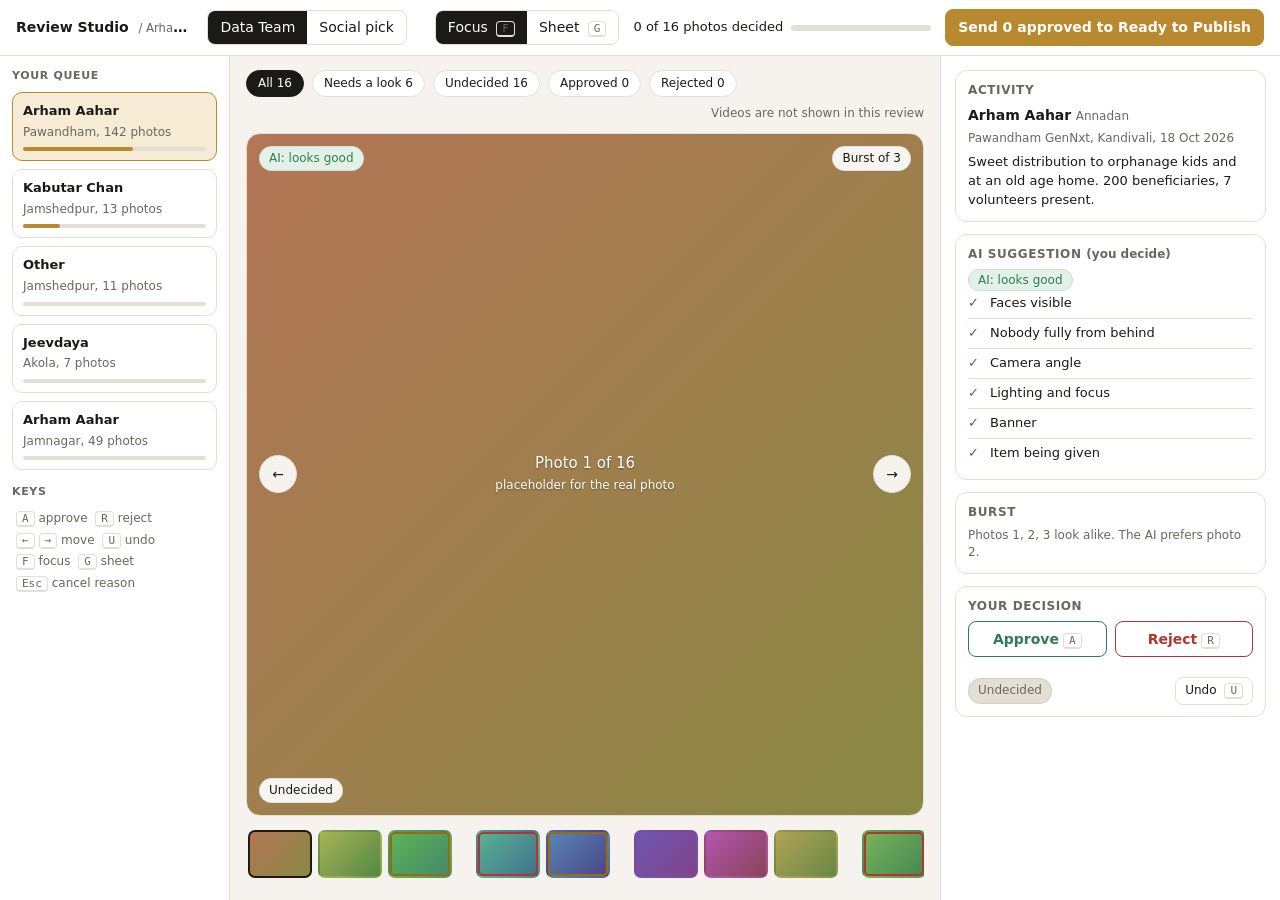
<file: working-notes/review-desk-revamp/prototype.html>
<!doctype html>
<html lang="en">
<head>
<meta charset="utf-8">
<meta name="viewport" content="width=device-width,initial-scale=1">
<title>Review Studio prototype</title>
<style>
:root{--bg:#f6f3ee;--panel:#fff;--ink:#1b1a17;--mute:#6b675e;--line:#e4dfd5;--gold:#b8892f;--goldbg:#f6ecd6;--ok:#2f7d4f;--okbg:#e3f2e8;--warn:#9a6a10;--warnbg:#fbefd0;--bad:#b3362e;--badbg:#fae3e0;--sel:#1b1a17}
@media (prefers-color-scheme:dark){:root{--bg:#161512;--panel:#201f1b;--ink:#efece4;--mute:#a09b8e;--line:#34322b;--gold:#d8aa52;--goldbg:#3a3220;--ok:#6cc08c;--okbg:#1e3426;--warn:#e0b04a;--warnbg:#3a2f14;--bad:#ef8a82;--badbg:#3b1f1c;--sel:#efece4}}
*{box-sizing:border-box}body{margin:0;background:var(--bg);color:var(--ink);font:14px/1.45 system-ui,-apple-system,Segoe UI,sans-serif}
button{font:inherit;color:inherit;background:var(--panel);border:1px solid var(--line);border-radius:8px;padding:7px 12px;cursor:pointer}button:hover{border-color:var(--mute)}
.app{display:grid;grid-template-columns:230px minmax(0,1fr) 340px;grid-template-rows:56px minmax(0,1fr);height:100vh;min-height:640px}
.top{grid-column:1/4;display:flex;align-items:center;gap:14px;padding:0 16px;border-bottom:1px solid var(--line);background:var(--panel)}
.crumb{font-weight:600;white-space:nowrap;min-width:0;overflow:hidden;text-overflow:ellipsis;max-width:36vw}.crumb small{font-weight:400;color:var(--mute);margin-left:6px}.top button,.top .seg button{white-space:nowrap}.prog{white-space:nowrap}
.seg{display:inline-flex;flex:none;border:1px solid var(--line);border-radius:8px;overflow:hidden}.seg button{border:0;border-radius:0;background:transparent;padding:6px 12px}.seg button.on{background:var(--sel);color:var(--panel)}
.grow{flex:1}.prog{display:flex;align-items:center;gap:8px;font-size:13px}.pbar{width:140px;height:6px;background:var(--line);border-radius:3px;overflow:hidden}.pbar i{display:block;height:100%;background:var(--ok);width:0}
.send{background:var(--gold);border-color:var(--gold);color:#fff;font-weight:600}
.rail{border-right:1px solid var(--line);background:var(--panel);overflow:auto;padding:12px}
.rail h4{margin:0 0 8px;font-size:11px;letter-spacing:.06em;text-transform:uppercase;color:var(--mute);font-weight:600}
.q{border:1px solid var(--line);border-radius:10px;padding:9px 10px;margin-bottom:8px;cursor:pointer}.q.on{border-color:var(--gold);background:var(--goldbg)}
.q b{display:block;font-size:13px}.q span{font-size:12px;color:var(--mute)}.q .mini{height:4px;background:var(--line);border-radius:2px;margin-top:6px}.q .mini i{display:block;height:4px;background:var(--gold);border-radius:2px}
.main{display:flex;flex-direction:column;min-width:0;min-height:0;padding:14px 16px;gap:10px}
.bar{display:flex;align-items:center;gap:8px;flex-wrap:wrap}.chip{border-radius:999px;padding:4px 11px;font-size:12px}.chip.on{background:var(--sel);color:var(--panel);border-color:var(--sel)}
.stage{flex:1;min-height:260px;position:relative;border-radius:14px;border:1px solid var(--line);display:flex;align-items:center;justify-content:center;overflow:hidden}
.stage .big{font-size:15px;color:#fff;text-shadow:0 1px 2px rgba(0,0,0,.35);text-align:center}
.ov{position:absolute;display:flex;gap:6px;flex-wrap:wrap}.tl{top:12px;left:12px}.tr{top:12px;right:12px}.bl{bottom:12px;left:12px}
.tag{font-size:12px;padding:3px 9px;border-radius:999px;background:rgba(255,255,255,.92);color:#1b1a17;border:1px solid rgba(0,0,0,.08)}
.ok{background:var(--okbg);color:var(--ok)}.check{background:var(--warnbg);color:var(--warn)}.reject{background:var(--badbg);color:var(--bad)}.neu{background:var(--line);color:var(--mute)}
.nav{position:absolute;top:50%;transform:translateY(-50%);width:38px;height:38px;border-radius:50%;padding:0;background:rgba(255,255,255,.9);color:#1b1a17}.pv{left:12px}.nx{right:12px}
.strip{display:flex;gap:6px;overflow-x:auto;padding:4px 2px 8px;align-items:flex-end}
.th{flex:0 0 auto;width:64px;height:48px;border-radius:7px;border:2px solid transparent;position:relative;cursor:pointer}.th.cur{border-color:var(--sel)}
.th.d-a::after,.th.d-r::after{content:"";position:absolute;right:3px;bottom:3px;width:10px;height:10px;border-radius:50%;border:1.5px solid #fff}.th.d-a::after{background:var(--ok)}.th.d-r::after{background:var(--bad)}
.th.ai-reject{outline:2px solid var(--bad);outline-offset:-4px}.th.ai-check{outline:2px solid var(--warn);outline-offset:-4px}
.gap{flex:0 0 12px}
.sheet{flex:1;min-height:0;display:grid;grid-template-columns:repeat(3,minmax(0,1fr));gap:12px;overflow:auto}
.lane{background:var(--panel);border:1px solid var(--line);border-radius:12px;padding:10px}.lane h5{margin:0 0 8px;font-size:12px;display:flex;justify-content:space-between}
.tiles{display:grid;grid-template-columns:repeat(auto-fill,minmax(88px,1fr));gap:8px}.tile{height:70px;border-radius:8px;cursor:pointer;position:relative;border:2px solid transparent}
.tile em{position:absolute;left:4px;bottom:3px;font-style:normal;font-size:11px;color:#fff;text-shadow:0 1px 2px rgba(0,0,0,.5)}
.side{border-left:1px solid var(--line);background:var(--panel);overflow:auto;padding:14px;display:flex;flex-direction:column;gap:12px}
.card{border:1px solid var(--line);border-radius:12px;padding:11px 12px}.card h4{margin:0 0 6px;font-size:12px;color:var(--mute);font-weight:600;text-transform:uppercase;letter-spacing:.05em}
.row{display:flex;gap:8px;align-items:center;flex-wrap:wrap}
.chk{display:flex;gap:8px;padding:5px 0;border-bottom:1px solid var(--line);font-size:13px}.chk:last-child{border:0}.chk i{font-style:normal;font-weight:700;width:14px}.chk small{display:block;color:var(--mute)}
.btn-a{border-color:var(--ok);color:var(--ok);font-weight:600;flex:1}.btn-r{border-color:var(--bad);color:var(--bad);font-weight:600;flex:1}
kbd{font:11px ui-monospace,Consolas,monospace;border:1px solid var(--line);border-bottom-width:2px;border-radius:4px;padding:0 5px;margin-left:4px;color:var(--mute)}
.rs{border-radius:999px;font-size:12px;padding:4px 10px}.rs.on{background:var(--badbg);color:var(--bad);border-color:var(--bad)}
.msg{font-size:12px;color:var(--bad);min-height:16px}.muted{color:var(--mute);font-size:12px}
.help{font-size:12px;color:var(--mute);line-height:1.8}
@media (max-width:1100px){.app{grid-template-columns:minmax(0,1fr);grid-template-rows:56px auto auto;height:auto}.top{grid-column:1}.rail{display:none}.side{border-left:0;border-top:1px solid var(--line)}}
</style>
</head>
<body>
<div class="app">
<header class="top">
<div class="crumb">Review Studio<small id="crumb"></small></div>
<div class="seg" id="stageSeg"><button class="on" data-s="data">Data Team</button><button data-s="social">Social pick</button></div>
<div class="grow"></div>
<div class="seg" id="modeSeg"><button class="on" data-m="focus">Focus <kbd>F</kbd></button><button data-m="sheet">Sheet <kbd>G</kbd></button></div>
<div class="prog"><span id="progTxt"></span><div class="pbar"><i id="pbar"></i></div></div>
<button class="send" id="send">Send to Ready to Publish</button>
</header>

<aside class="rail">
<h4>Your queue</h4>
<div id="queue"></div>
<h4 style="margin-top:14px">Keys</h4>
<div class="help"><kbd>A</kbd> approve <kbd>R</kbd> reject<br><kbd>&larr;</kbd><kbd>&rarr;</kbd> move <kbd>U</kbd> undo<br><kbd>F</kbd> focus <kbd>G</kbd> sheet<br><kbd>Esc</kbd> cancel reason</div>
</aside>

<main class="main">
<div class="bar" id="bar"></div>
<div id="focusView" style="display:flex;flex-direction:column;gap:10px;flex:1;min-height:0">
<div class="stage" id="stage"><button class="nav pv" id="pv" aria-label="Previous photo">&larr;</button><div class="big" id="big"></div><button class="nav nx" id="nx" aria-label="Next photo">&rarr;</button>
<div class="ov tl" id="ovTl"></div><div class="ov tr" id="ovTr"></div><div class="ov bl" id="ovBl"></div></div>
<div class="strip" id="strip"></div>
</div>
<div class="sheet" id="sheet" style="display:none"></div>
</main>

<aside class="side">
<div class="card"><h4>Activity</h4><div id="ctx"></div></div>
<div class="card"><h4>AI suggestion <span class="muted" style="text-transform:none;letter-spacing:0">(you decide)</span></h4><div id="aiHead"></div><div id="checks"></div></div>
<div class="card"><h4>Burst</h4><div id="burst" class="muted"></div></div>
<div class="card"><h4>Your decision</h4>
<div class="row"><button class="btn-a" id="ap">Approve<kbd>A</kbd></button><button class="btn-r" id="rj">Reject<kbd>R</kbd></button></div>
<div id="why" style="display:none;margin-top:8px"><div class="muted" id="whyL"></div><div class="row" id="tags" style="margin-top:6px"></div><input id="note" type="text" placeholder="Optional note" style="margin-top:8px;width:100%;padding:7px 9px;border:1px solid var(--line);border-radius:8px;background:var(--bg);color:var(--ink)"></div>
<div class="msg" id="msg"></div>
<div class="row" style="margin-top:4px"><span id="state" class="tag neu">Undecided</span><button id="undo" style="margin-left:auto;padding:4px 9px;font-size:12px">Undo <kbd>U</kbd></button></div>
</div>
</aside>
</div>

<script>
var ACT={title:'Arham Aahar',center:'Pawandham GenNxt, Kandivali',date:'18 Oct 2026',type:'Annadan',desc:'Sweet distribution to orphanage kids and at an old age home. 200 beneficiaries, 7 volunteers present.'};
var QUEUE=[['Arham Aahar','Pawandham, 142 photos',60],['Kabutar Chan','Jamshedpur, 13 photos',20],['Other','Jamshedpur, 11 photos',0],['Jeevdaya','Akola, 7 photos',0],['Arham Aahar','Jamnagar, 49 photos',0]];
var CK=['Faces visible','Nobody fully from behind','Camera angle','Lighting and focus','Banner','Item being given'];
function mk(v,bad){var c=CK.map(function(k){return {k:k,p:1}});(bad||[]).forEach(function(b){c[b[0]].p=0;c[b[0]].n=b[1]});return {v:v,c:c}}
var PH=[
{b:1,ai:mk('ok')},{b:1,ai:mk('ok'),best:1},{b:1,ai:mk('check',[[3,'Slightly dark, faces in shadow']])},
{b:2,ai:mk('reject',[[1,'Volunteer shown fully from behind'],[0,'Main person turned away']])},{b:2,ai:mk('check',[[0,'One child half hidden']])},
{b:3,ai:mk('ok'),best:1},{b:3,ai:mk('ok')},{b:3,ai:mk('ok')},
{b:4,ai:mk('reject',[[2,'Very high angle']])},
{b:5,ai:mk('ok')},{b:5,ai:mk('ok'),best:1},
{b:6,ai:mk('check',[[5,'Could not confirm the item is sharp']])},{b:6,ai:mk('ok'),best:1},
{b:7,ai:mk('reject',[[4,'Banner outside the frame']])},{b:8,ai:mk('ok')},{b:9,ai:mk('ok')}
];
var REJ=['Faces not visible','Shown from behind','Too dark or blurry','Wrong angle','Banner problem','Item not clear','Duplicate of a better photo','Other'];
var APR=['AI was too strict','Fine for our purpose','Other'];
var st={cur:0,mode:'focus',f:'all',dec:PH.map(function(){return null}),hist:[],pending:null,sel:[],stage:'data'};
function hue(i){return 20+i*47%300}
function bg(i){return 'background:linear-gradient(135deg,hsl('+hue(i)+',38%,52%),hsl('+(hue(i)+40)+',34%,40%))'}
function $(id){return document.getElementById(id)}
function cnt(f){return PH.filter(function(p,i){return f(p,i)}).length}
function vis(i){var p=PH[i],d=st.dec[i];var f=st.f;return f==='all'||(f==='look'&&p.ai.v!=='ok'&&!d)||(f==='und'&&!d)||(f==='a'&&d==='a')||(f==='r'&&d==='r')}
function order(){return PH.map(function(p,i){return i}).filter(vis)}
function renderQueue(){$('queue').innerHTML=QUEUE.map(function(q,i){return '<div class="q'+(i===0?' on':'')+'"><b>'+q[0]+'</b><span>'+q[1]+'</span><div class="mini"><i style="width:'+q[2]+'%"></i></div></div>'}).join('')}
function renderTop(){var d=cnt(function(p,i){return st.dec[i]}),n=PH.length,a=cnt(function(p,i){return st.dec[i]==='a'});
$('crumb').textContent=' / '+ACT.title+' / '+ACT.center+' / '+ACT.date;$('progTxt').textContent=d+' of '+n+' photos decided';$('pbar').style.width=Math.round(100*d/n)+'%';$('send').textContent='Send '+a+' approved to Ready to Publish';
$('crumb').parentNode.querySelector('small').textContent=' / '+ACT.title+' / '+ACT.center+' / '+ACT.date}
function renderBar(){var C=[['all','All '+PH.length],['look','Needs a look '+cnt(function(p,i){return p.ai.v!=='ok'&&!st.dec[i]})],['und','Undecided '+cnt(function(p,i){return !st.dec[i]})],['a','Approved '+cnt(function(p,i){return st.dec[i]==='a'})],['r','Rejected '+cnt(function(p,i){return st.dec[i]==='r'})]];
$('bar').innerHTML='';C.forEach(function(x){var b=document.createElement('button');b.className='chip'+(st.f===x[0]?' on':'');b.textContent=x[1];b.onclick=function(){st.f=x[0];var o=order();if(o.length&&o.indexOf(st.cur)<0)st.cur=o[0];render()};$('bar').appendChild(b)});
var s=document.createElement('span');s.className='muted';s.style.marginLeft='auto';s.textContent='Videos are not shown in this review';$('bar').appendChild(s)}
function badge(p){return '<span class="tag '+p.ai.v+'">'+(p.ai.v==='ok'?'AI: looks good':p.ai.v==='check'?'AI: take a look':'AI: likely reject')+'</span>'}
function renderStage(){var p=PH[st.cur],o=order(),pos=Math.max(0,o.indexOf(st.cur));$('stage').setAttribute('style',bg(st.cur));$('big').innerHTML='Photo '+(st.cur+1)+' of '+PH.length+'<br><span style="font-size:12px">placeholder for the real photo</span>';
$('ovTl').innerHTML=badge(p).replace('class="tag','class="tag').replace(/<span/,'<span');
var bs=PH.filter(function(x){return x.b===p.b});$('ovTr').innerHTML='<span class="tag">Burst of '+bs.length+'</span>'+(p.best?'<span class="tag">AI best of burst</span>':'');
var d=st.dec[st.cur];$('ovBl').innerHTML=d==='a'?'<span class="tag ok">Approved</span>':d==='r'?'<span class="tag reject">Rejected</span>':'<span class="tag">Undecided</span>';
var h='',last=-1;PH.forEach(function(x,i){if(!vis(i))return;if(last!==-1&&x.b!==last)h+='<span class="gap"></span>';last=x.b;h+='<div class="th d-'+(st.dec[i]||'n')+' ai-'+x.ai.v+(i===st.cur?' cur':'')+'" style="'+bg(i)+'" data-i="'+i+'"></div>'});$('strip').innerHTML=h;
Array.prototype.forEach.call($('strip').children,function(e){if(e.dataset.i)e.onclick=function(){go(+e.dataset.i)}});
var c=document.querySelector('.th.cur');if(c&&c.scrollIntoView)c.scrollIntoView({inline:'center',block:'nearest'})}
function renderSheet(){var L=[['ok','Likely OK'],['check','Needs a look'],['reject','Likely reject']];$('sheet').innerHTML=L.map(function(l){var idx=order().filter(function(i){return PH[i].ai.v===l[0]});return '<div class="lane"><h5><span>'+l[1]+'</span><span class="muted">'+idx.length+'</span></h5><div class="tiles">'+idx.map(function(i){return '<div class="tile" style="'+bg(i)+(st.dec[i]?';border-color:var('+(st.dec[i]==='a'?'--ok':'--bad')+')':'')+'" data-i="'+i+'"><em>'+(i+1)+(st.dec[i]==='a'?' A':st.dec[i]==='r'?' R':'')+'</em></div>'}).join('')+'</div></div>'}).join('');
Array.prototype.forEach.call(document.querySelectorAll('.tile'),function(e){e.onclick=function(){st.cur=+e.dataset.i;st.mode='focus';render()}})}
function renderSide(){var p=PH[st.cur];$('ctx').innerHTML='<b>'+ACT.title+'</b> <span class="muted">'+ACT.type+'</span><div class="muted" style="margin-top:4px">'+ACT.center+', '+ACT.date+'</div><div style="margin-top:6px;font-size:13px">'+ACT.desc+'</div>';
$('aiHead').innerHTML=badge(p);$('checks').innerHTML=p.ai.c.map(function(c){return '<div class="chk"><i style="color:var(--'+(c.p?'ok':'bad')+')">'+(c.p?'&#10003;':'!')+'</i><div>'+c.k+(c.n?'<small>'+c.n+'</small>':'')+'</div></div>'}).join('');
var bs=[];PH.forEach(function(x,i){if(x.b===p.b)bs.push(i+1)});$('burst').innerHTML='Photos '+bs.join(', ')+' look alike. '+(p.best?'This is the AI pick for the sharpest and best framed.':'The AI prefers photo '+(PH.map(function(x,i){return x.b===p.b&&x.best?i+1:0}).filter(Boolean)[0]||bs[0])+'.');
var d=st.dec[st.cur];$('state').className='tag '+(d==='a'?'ok':d==='r'?'reject':'neu');$('state').textContent=d==='a'?'Approved':d==='r'?'Rejected':'Undecided';
var w=$('why');w.style.display=st.pending?'block':'none';if(st.pending){$('whyL').textContent=st.pending==='r'?'Why reject? Pick at least one reason (it trains the system)':'You are approving against the AI. Say why';$('tags').innerHTML='';(st.pending==='r'?REJ:APR).forEach(function(r){var b=document.createElement('button');b.className='rs'+(st.sel.indexOf(r)>=0?' on':'');b.textContent=r;b.onclick=function(){var k=st.sel.indexOf(r);if(k<0)st.sel.push(r);else st.sel.splice(k,1);$('msg').textContent='';renderSide()};$('tags').appendChild(b)});
var ok=document.createElement('button');ok.className='btn-a';ok.style.flex='none';ok.textContent='Confirm';ok.onclick=confirmPending;$('tags').appendChild(ok)}}
function render(){renderTop();renderBar();$('focusView').style.display=st.mode==='focus'?'flex':'none';$('sheet').style.display=st.mode==='sheet'?'grid':'none';
Array.prototype.forEach.call($('modeSeg').children,function(b){b.classList.toggle('on',b.dataset.m===st.mode)});renderStage();renderSheet();renderSide()}
function go(i){if(st.pending){$('msg').textContent='Choose a reason and confirm, or press Esc';return}st.cur=i;$('msg').textContent='';render()}
function step(k){var o=order();if(!o.length)return;var j=o.indexOf(st.cur);go(o[(j+k+o.length)%o.length])}
function commit(v){st.hist.push([st.cur,st.dec[st.cur]]);st.dec[st.cur]=v;st.pending=null;st.sel=[];$('note').value='';var o=PH.map(function(p,i){return i}).filter(function(i){return !st.dec[i]&&vis(i)});if(o.length){var nx=o.filter(function(i){return i>st.cur})[0];st.cur=nx!==undefined?nx:o[0]}render()}
function decide(v){if(st.pending)return;var p=PH[st.cur];var need=v==='r'||(v==='a'&&p.ai.v==='reject');if(need){st.pending=v;st.sel=[];$('msg').textContent='';renderSide()}else commit(v)}
function confirmPending(){if(!st.sel.length){$('msg').textContent='Pick at least one reason first';return}commit(st.pending)}
$('ap').onclick=function(){decide('a')};$('rj').onclick=function(){decide('r')};$('pv').onclick=function(){step(-1)};$('nx').onclick=function(){step(1)};
$('undo').onclick=undo;function undo(){var h=st.hist.pop();if(!h)return;st.dec[h[0]]=h[1];st.cur=h[0];st.pending=null;render()}
$('modeSeg').onclick=function(e){var m=e.target.dataset&&e.target.dataset.m;if(m){st.mode=m;render()}};
$('stageSeg').onclick=function(e){var s=e.target.dataset&&e.target.dataset.s;if(s){st.stage=s;Array.prototype.forEach.call($('stageSeg').children,function(b){b.classList.toggle('on',b.dataset.s===s)});$('send').textContent=(s==='data'?'Submit to Social Media':'Send approved to Ready to Publish');renderTop();if(s==='data')$('send').textContent='Submit '+cnt(function(p,i){return st.dec[i]==='a'})+' approved to Social Media'}};
$('send').onclick=function(){var u=cnt(function(p,i){return !st.dec[i]});$('msg').textContent=u?u+' photos are still undecided. Decide every photo before sending':'Sent (prototype: nothing is saved)'};
document.addEventListener('keydown',function(e){if(e.target.tagName==='INPUT')return;var k=e.key.toLowerCase();if(k==='a')decide('a');else if(k==='r')decide('r');else if(k==='arrowright')step(1);else if(k==='arrowleft')step(-1);else if(k==='u')undo();else if(k==='f'){st.mode='focus';render()}else if(k==='g'){st.mode='sheet';render()}else if(k==='escape'&&st.pending){st.pending=null;st.sel=[];$('msg').textContent='';render()}});
renderQueue();render();
</script>
</body>
</html>
</file>
